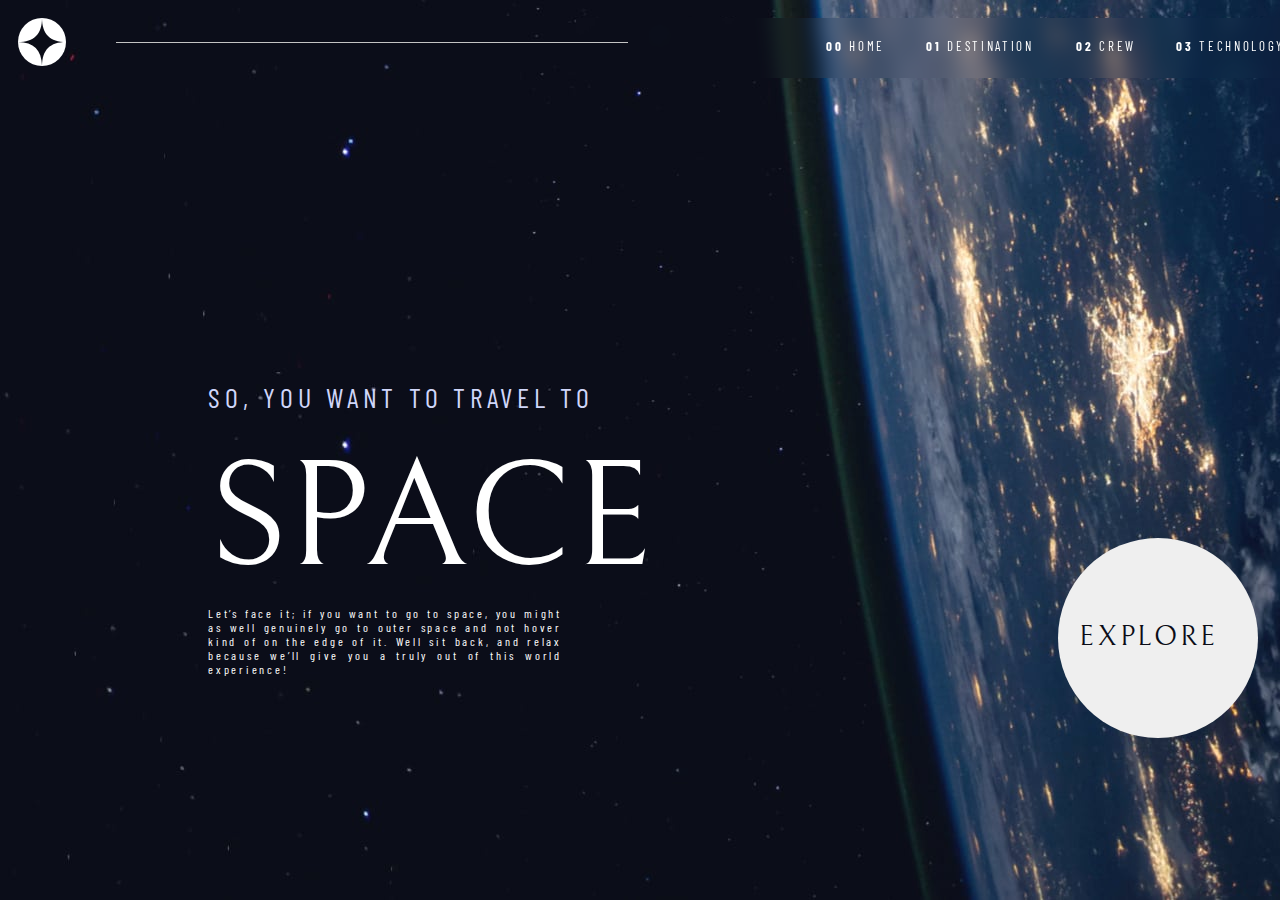
<file: index.html>
<!DOCTYPE html>
<html lang="en">

<head>
  <meta charset="UTF-8">
  <meta name="viewport" content="width=device-width, initial-scale=1.0">
  <link rel="preconnect" href="https://fonts.googleapis.com">
  <link rel="preconnect" href="https://fonts.gstatic.com" crossorigin>
  <link href="https://fonts.googleapis.com/css2?family=Barlow+Condensed&family=Bellefair&display=swap" rel="stylesheet">
  <link rel="stylesheet" type="text/css" href="CSS/styles.css">
  <link rel="icon" type="image/png" href="PICTURES/favicon-32x32.png">
 

  <title>Frontend Mentor | Space tourism website</title>
</head>

<body class="main-body" background="PICTURES/home/background-home-desktop.jpg">
  <div class="top-part">
    <img  class="main-icon" src="PICTURES/shared/logo.svg" alt="LOGO_ICON">
 
    <nav class="main-nav">
      
        <span class="span-home-nav"><b>00</b> Home</span>
        <span class="span-destination-nav"><b>01</b> Destination</span>
        <span class="span-crew-nav"><b>02</b> Crew</span>
        <span class="span-technology-nav"><b>03</b> Technology</span>
      
    </nav>
    <hr class="main-hr">
    <div class="options-div">
    <div class="home-options"> <a href="index.html"></a>
    </div>
    <div class="destination-options">
      <ul>
        <li><p class="subheading3"><a href="destination-europa.html">europa</a></p></li>
        <li><p class="subheading3"><a href="destination-mars.html">mars</a></p></li>
        <li><p class="subheading3"><a href="destination-moon.html">moon</a></p></li>
        <li><p class="subheading3"><a href="destination-titan.html">titan</a></p></li>
      </ul>
    </div>
    <div class="crew-options"></div>
    <ul>
      <li><p class="subheading3"><a href="crew-commander.html">commander</a></p></li>
      <li><p class="subheading3"><a href="crew-engineer.html">engineer</a></p></li>
      <li><p class="subheading3"><a href="crew-pilot.html">pilot</a></p></li>
      <li><p class="subheading3"><a href="crew-specialist.html">specialist</a></p></li>
    </ul>
    <div class="technology-options"></div>
    <ul>
      <li><p class="subheading3"><a href="technology-capsule.html">capsule</a></p></li>
      <li><p class="subheading3"><a href="technology-spaceport.html">spaceport</a></p></li>
      <li><p class="subheading3"><a href="technology-vehicle.html">vehicle</a></p></li>
    </ul>
  </div>
  </div>
  <div class="text-part-left">
  <h5>SO, YOU WANT TO TRAVEL TO</h5>
  <h1>SPACE</h1>
  <p >Let’s face it; if you want to go to space, you might as well genuinely go to
    outer space and not hover kind of on the edge of it. Well sit back, and relax
    because we’ll give you a truly out of this world experience!
  </p>
</div>
<div class="text-part-right">
  <div class="external-btn"></div>
  <button class="btn1"><p class="buttonmain-text">Explore</p></button>
</div>

</body>

</html>
</file>
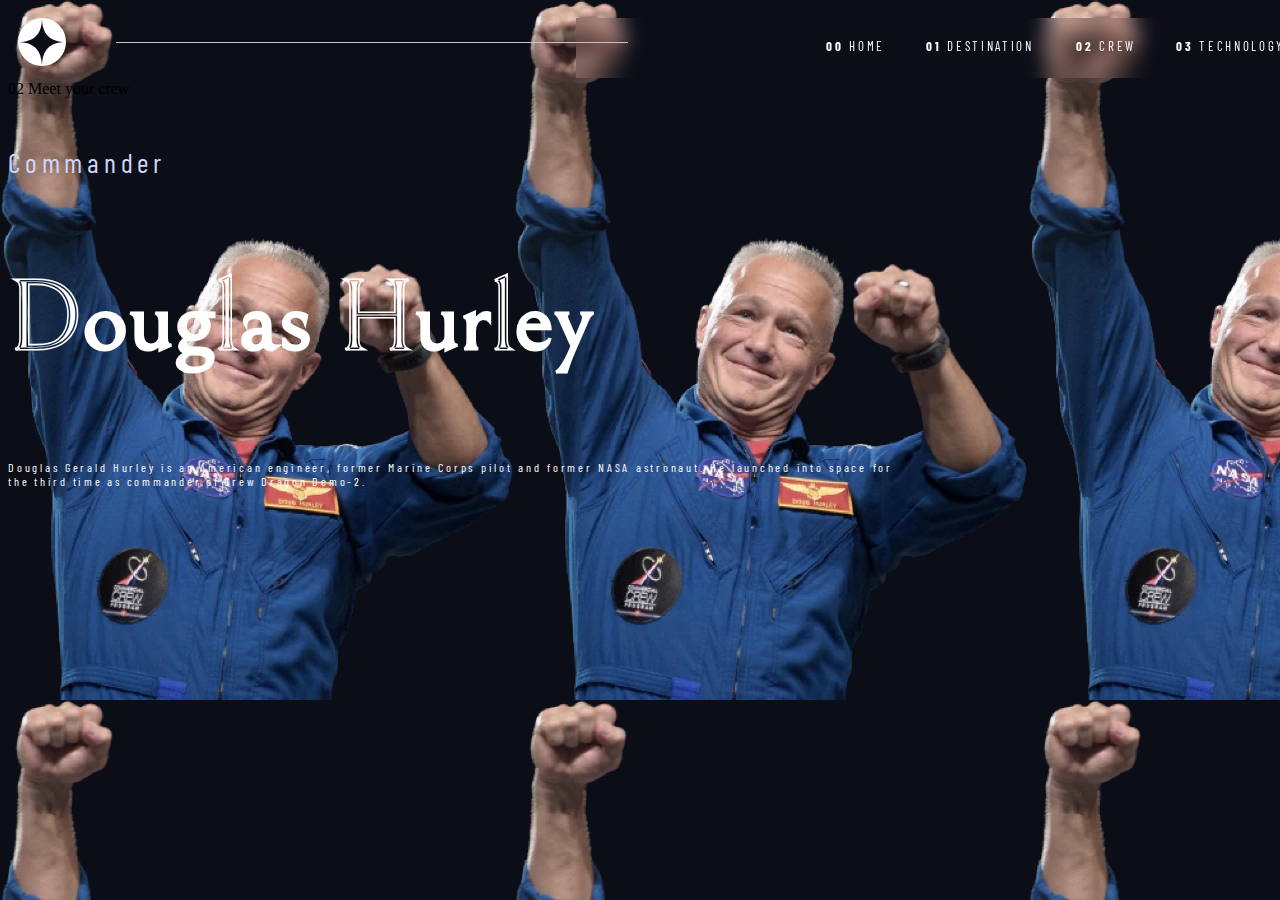
<file: crew-commander.html>
<!DOCTYPE html>
<html lang="en">
<head>
  <meta charset="UTF-8">
  <meta name="viewport" content="width=device-width, initial-scale=1.0">

  <link rel="stylesheet" type="text/css" href="CSS/styles.css">
  <link rel="icon" type="image/png" href="PICTURES/favicon-32x32.png">
  <link rel="preconnect" href="https://fonts.googleapis.com">
<link rel="preconnect" href="https://fonts.gstatic.com" crossorigin>
<link href="https://fonts.googleapis.com/css2?family=Barlow+Condensed&family=Bellefair&display=swap" rel="stylesheet">
  
  <title>Frontend Mentor | Space tourism website</title>
</head>
<body background="PICTURES/crew/image-douglas-hurley.webp">

  <div class="top-part">
    <img  class="main-icon" src="PICTURES/shared/logo.svg" alt="LOGO_ICON">
 
    <nav class="main-nav">
      
        <span class="span-home-nav"><b>00</b> Home</span>
        <span class="span-destination-nav"><b>01</b> Destination</span>
        <span class="span-crew-nav"><b>02</b> Crew</span>
        <span class="span-technology-nav"><b>03</b> Technology</span>
      
    </nav>
    <hr class="main-hr">
  </div>

  02 Meet your crew

  <h5>Commander</h5>
  <H2>Douglas Hurley</H2>

  <p CLASS="maintext">Douglas Gerald Hurley is an American engineer, former Marine Corps pilot 
  and former NASA astronaut. He launched into space for the third time as 
  commander of Crew Dragon Demo-2.
</p>
</body>
</html>
</file>
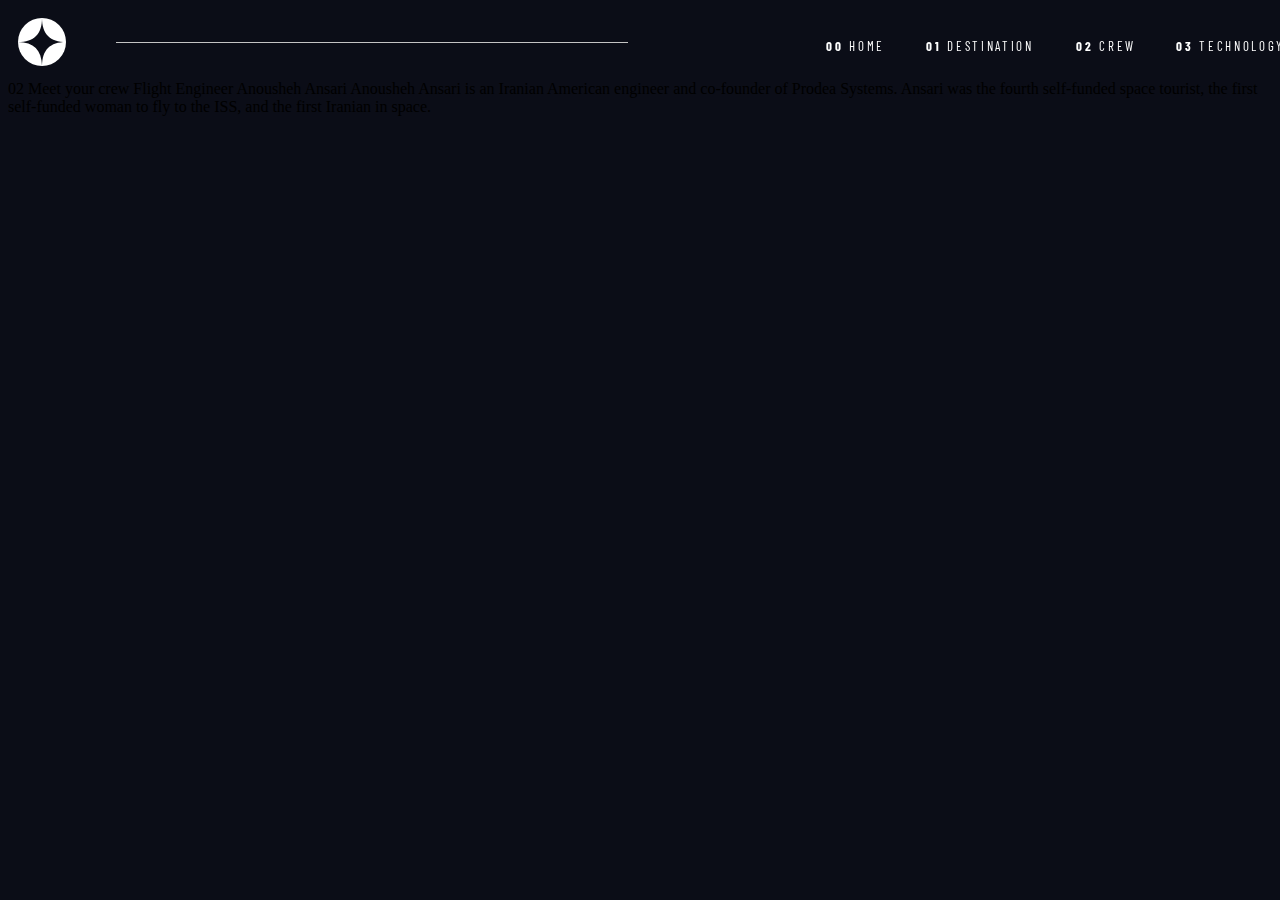
<file: crew-engineer.html>
<!DOCTYPE html>
<html lang="en">
<head>
  <meta charset="UTF-8">
  <meta name="viewport" content="width=device-width, initial-scale=1.0">

  <link rel="stylesheet" type="text/css" href="CSS/styles.css">
  <link rel="icon" type="image/png" href="PICTURES/favicon-32x32.png">
  <link rel="preconnect" href="https://fonts.googleapis.com">
<link rel="preconnect" href="https://fonts.gstatic.com" crossorigin>
<link href="https://fonts.googleapis.com/css2?family=Barlow+Condensed&family=Bellefair&display=swap" rel="stylesheet">
  
  <title>Frontend Mentor | Space tourism website</title>
</head>
<body>

  <div class="top-part">
    <img  class="main-icon" src="PICTURES/shared/logo.svg" alt="LOGO_ICON">
 
    <nav class="main-nav">
      
        <span class="span-home-nav"><b>00</b> Home</span>
        <span class="span-destination-nav"><b>01</b> Destination</span>
        <span class="span-crew-nav"><b>02</b> Crew</span>
        <span class="span-technology-nav"><b>03</b> Technology</span>
      
    </nav>
    <hr class="main-hr">
  </div>

  02 Meet your crew

  Flight Engineer
  Anousheh Ansari

  Anousheh Ansari is an Iranian American engineer and co-founder of Prodea Systems. 
  Ansari was the fourth self-funded space tourist, the first self-funded woman to 
  fly to the ISS, and the first Iranian in space. 
</body>
</html>
</file>
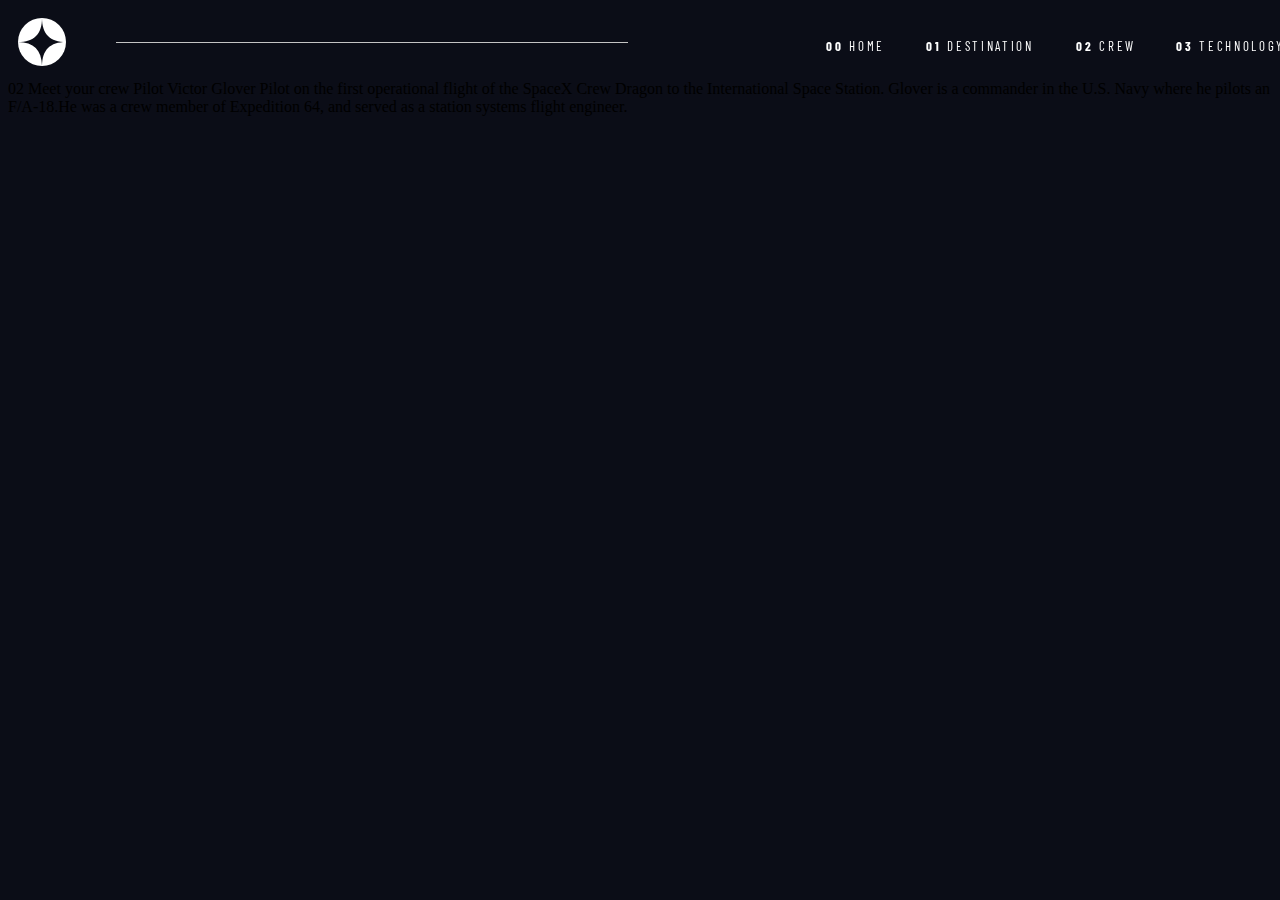
<file: crew-pilot.html>
<!DOCTYPE html>
<html lang="en">
<head>
  <meta charset="UTF-8">
  <meta name="viewport" content="width=device-width, initial-scale=1.0">

  <link rel="stylesheet" type="text/css" href="CSS/styles.css">
  <link rel="icon" type="image/png" href="PICTURES/favicon-32x32.png">
  <link rel="preconnect" href="https://fonts.googleapis.com">
<link rel="preconnect" href="https://fonts.gstatic.com" crossorigin>
<link href="https://fonts.googleapis.com/css2?family=Barlow+Condensed&family=Bellefair&display=swap" rel="stylesheet">
  
  <title>Frontend Mentor | Space tourism website</title>
</head>
<body>

  <div class="top-part">
    <img  class="main-icon" src="PICTURES/shared/logo.svg" alt="LOGO_ICON">
 
    <nav class="main-nav">
      
        <span class="span-home-nav"><b>00</b> Home</span>
        <span class="span-destination-nav"><b>01</b> Destination</span>
        <span class="span-crew-nav"><b>02</b> Crew</span>
        <span class="span-technology-nav"><b>03</b> Technology</span>
      
    </nav>
    <hr class="main-hr">
  </div>

  02 Meet your crew

  Pilot
  Victor Glover

  Pilot on the first operational flight of the SpaceX Crew Dragon to the 
  International Space Station. Glover is a commander in the U.S. Navy where 
  he pilots an F/A-18.He was a crew member of Expedition 64, and served as a 
  station systems flight engineer. 
</body>
</html>
</file>
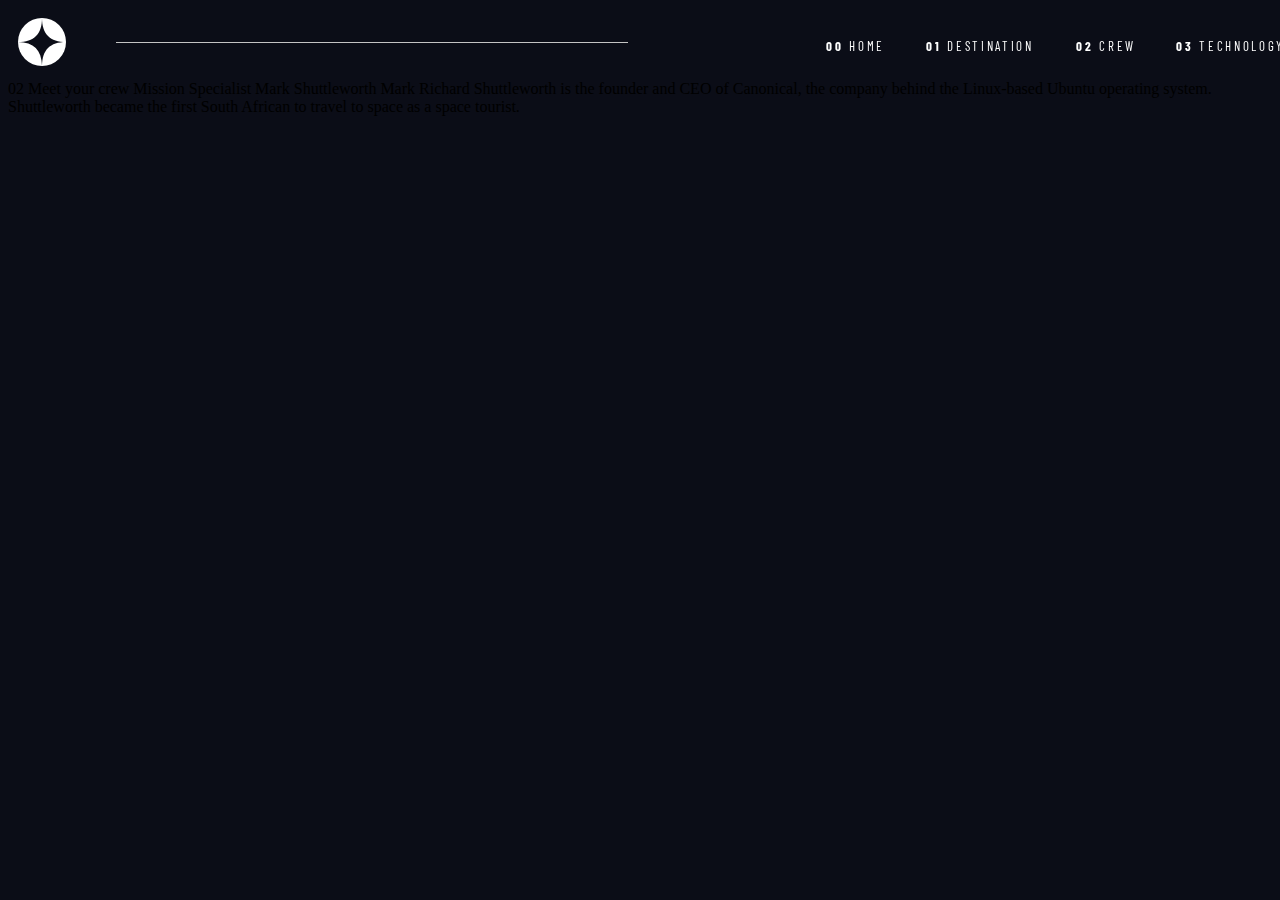
<file: crew-specialist.html>
<!DOCTYPE html>
<html lang="en">
<head>
  <meta charset="UTF-8">
  <meta name="viewport" content="width=device-width, initial-scale=1.0">

  <link rel="stylesheet" type="text/css" href="CSS/styles.css">
  <link rel="icon" type="image/png" href="PICTURES/favicon-32x32.png">
  <link rel="preconnect" href="https://fonts.googleapis.com">
<link rel="preconnect" href="https://fonts.gstatic.com" crossorigin>
<link href="https://fonts.googleapis.com/css2?family=Barlow+Condensed&family=Bellefair&display=swap" rel="stylesheet">
  
  <title>Frontend Mentor | Space tourism website</title>
</head>
<body>

  <div class="top-part">
    <img  class="main-icon" src="PICTURES/shared/logo.svg" alt="LOGO_ICON">
 
    <nav class="main-nav">
      
        <span class="span-home-nav"><b>00</b> Home</span>
        <span class="span-destination-nav"><b>01</b> Destination</span>
        <span class="span-crew-nav"><b>02</b> Crew</span>
        <span class="span-technology-nav"><b>03</b> Technology</span>
      
    </nav>
    <hr class="main-hr">
  </div>

  02 Meet your crew

  Mission Specialist
  Mark Shuttleworth

  Mark Richard Shuttleworth is the founder and CEO of Canonical, the company behind 
  the Linux-based Ubuntu operating system. Shuttleworth became the first South 
  African to travel to space as a space tourist.
</body>
</html>
</file>
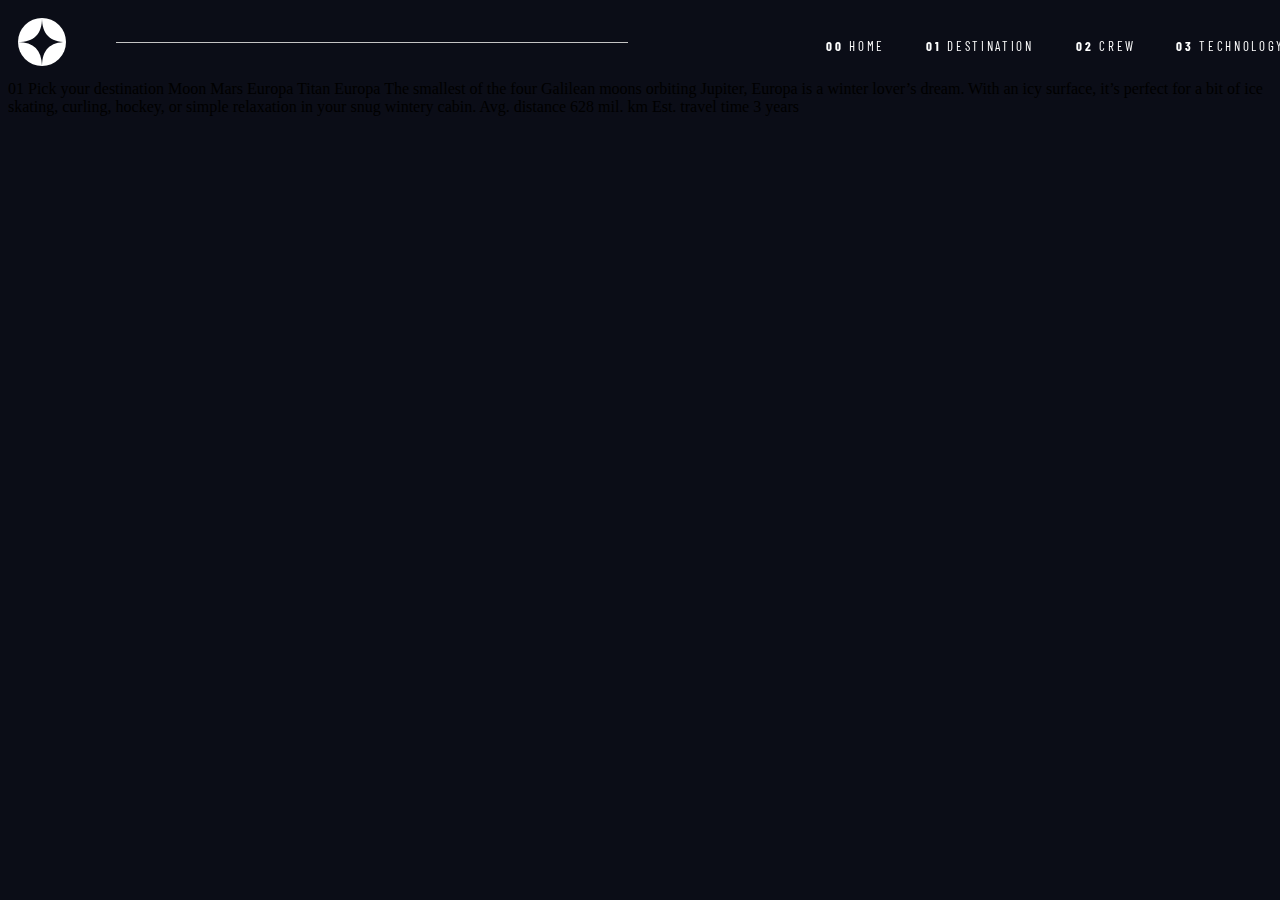
<file: destination-europa.html>
<!DOCTYPE html>
<html lang="en">
<head>
  <meta charset="UTF-8">
  <meta name="viewport" content="width=device-width, initial-scale=1.0">

  <link rel="stylesheet" type="text/css" href="CSS/styles.css">
  <link rel="icon" type="image/png" href="PICTURES/favicon-32x32.png">
  <link rel="preconnect" href="https://fonts.googleapis.com">
<link rel="preconnect" href="https://fonts.gstatic.com" crossorigin>
<link href="https://fonts.googleapis.com/css2?family=Barlow+Condensed&family=Bellefair&display=swap" rel="stylesheet">
  
  <title>Frontend Mentor | Space tourism website</title>
</head>
<body>

  <div class="top-part">
    <img  class="main-icon" src="PICTURES/shared/logo.svg" alt="LOGO_ICON">
 
    <nav class="main-nav">
      
        <span class="span-home-nav"><b>00</b> Home</span>
        <span class="span-destination-nav"><b>01</b> Destination</span>
        <span class="span-crew-nav"><b>02</b> Crew</span>
        <span class="span-technology-nav"><b>03</b> Technology</span>
      
    </nav>
    <hr class="main-hr">
  </div>

  01 Pick your destination

  Moon
  Mars
  Europa
  Titan

  Europa

  The smallest of the four Galilean moons orbiting Jupiter, Europa is a 
  winter lover’s dream. With an icy surface, it’s perfect for a bit of 
  ice skating, curling, hockey, or simple relaxation in your snug 
  wintery cabin.

  Avg. distance
  628 mil. km

  Est. travel time
  3 years
</body>
</html>
</file>
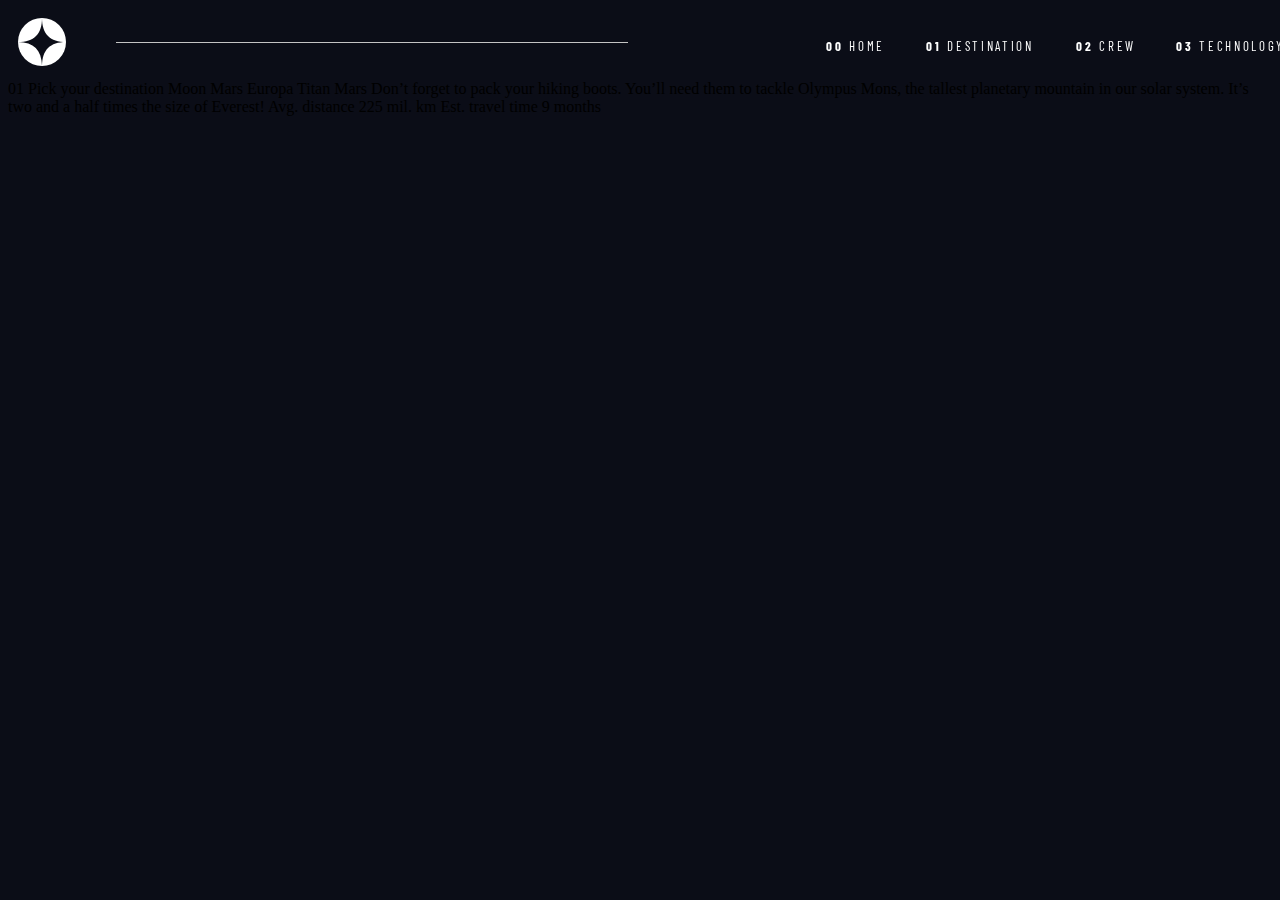
<file: destination-mars.html>
<!DOCTYPE html>
<html lang="en">
<head>
  <meta charset="UTF-8">
  <meta name="viewport" content="width=device-width, initial-scale=1.0">

  <link rel="stylesheet" type="text/css" href="CSS/styles.css">
  <link rel="icon" type="image/png" href="PICTURES/favicon-32x32.png">
  <link rel="preconnect" href="https://fonts.googleapis.com">
<link rel="preconnect" href="https://fonts.gstatic.com" crossorigin>
<link href="https://fonts.googleapis.com/css2?family=Barlow+Condensed&family=Bellefair&display=swap" rel="stylesheet">
  
  <title>Frontend Mentor | Space tourism website</title>
</head>
<body>

  <div class="top-part">
    <img  class="main-icon" src="PICTURES/shared/logo.svg" alt="LOGO_ICON">
 
    <nav class="main-nav">
      
        <span class="span-home-nav"><b>00</b> Home</span>
        <span class="span-destination-nav"><b>01</b> Destination</span>
        <span class="span-crew-nav"><b>02</b> Crew</span>
        <span class="span-technology-nav"><b>03</b> Technology</span>
      
    </nav>
    <hr class="main-hr">
  </div>

  01 Pick your destination

  Moon
  Mars
  Europa
  Titan

  Mars

  Don’t forget to pack your hiking boots. You’ll need them to tackle Olympus Mons, 
  the tallest planetary mountain in our solar system. It’s two and a half times 
  the size of Everest!

  Avg. distance
  225 mil. km

  Est. travel time
  9 months
</body>
</html>
</file>
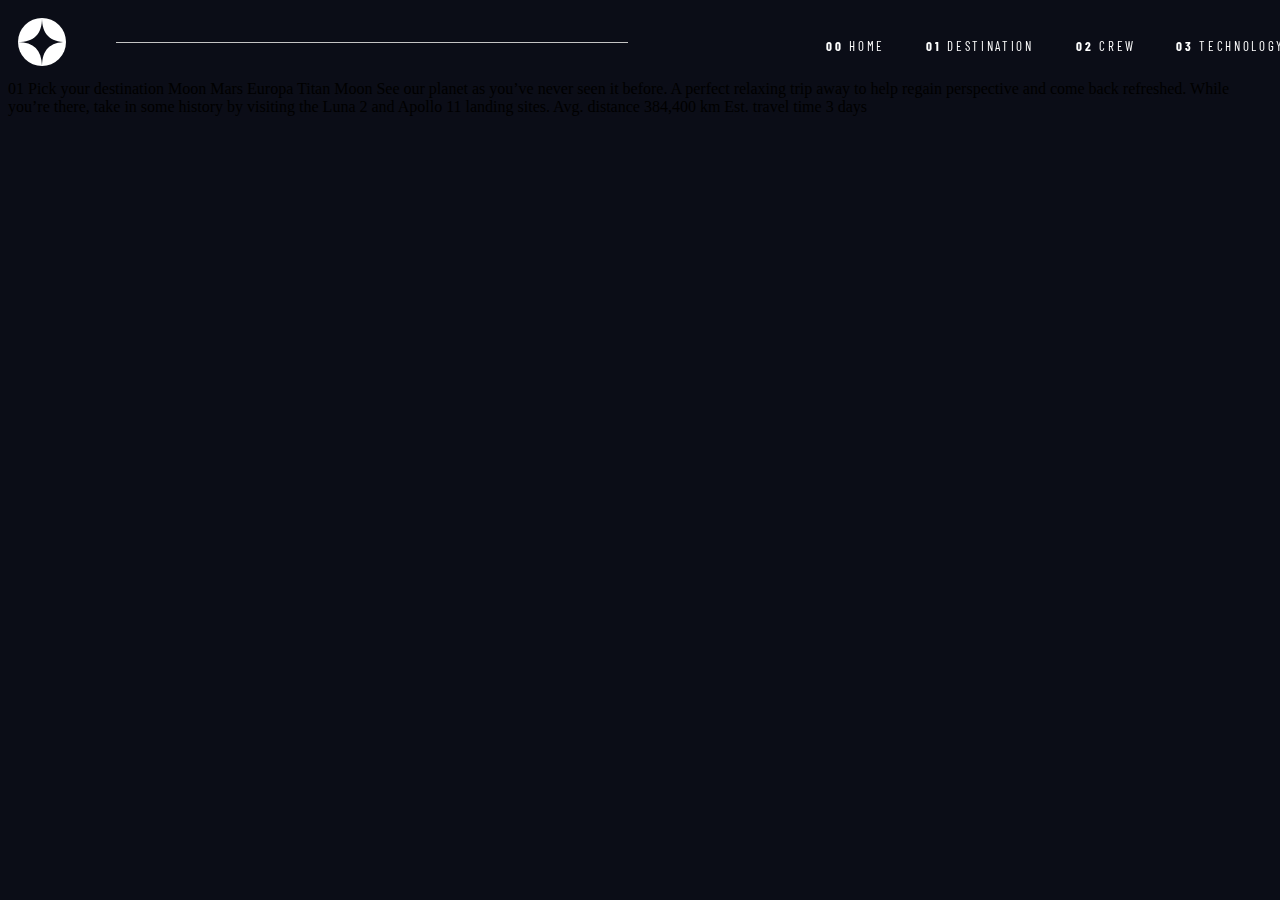
<file: destination-moon.html>
<!DOCTYPE html>
<html lang="en">
<head>
  <meta charset="UTF-8">
  <meta name="viewport" content="width=device-width, initial-scale=1.0">

  <link rel="stylesheet" type="text/css" href="CSS/styles.css">
  <link rel="icon" type="image/png" href="PICTURES/favicon-32x32.png">
  <link rel="preconnect" href="https://fonts.googleapis.com">
<link rel="preconnect" href="https://fonts.gstatic.com" crossorigin>
<link href="https://fonts.googleapis.com/css2?family=Barlow+Condensed&family=Bellefair&display=swap" rel="stylesheet">
  <title>Frontend Mentor | Space tourism website</title>
</head>
<body>

  <div class="top-part">
    <img  class="main-icon" src="PICTURES/shared/logo.svg" alt="LOGO_ICON">
 
    <nav class="main-nav">
      
        <span class="span-home-nav"><b>00</b> Home</span>
        <span class="span-destination-nav"><b>01</b> Destination</span>
        <span class="span-crew-nav"><b>02</b> Crew</span>
        <span class="span-technology-nav"><b>03</b> Technology</span>
      
    </nav>
    <hr class="main-hr">
  </div>

  01 Pick your destination

  Moon
  Mars
  Europa
  Titan

  Moon

  See our planet as you’ve never seen it before. A perfect relaxing trip away to help 
  regain perspective and come back refreshed. While you’re there, take in some history 
  by visiting the Luna 2 and Apollo 11 landing sites.

  Avg. distance
  384,400 km

  Est. travel time
  3 days
</body>
</html>
</file>
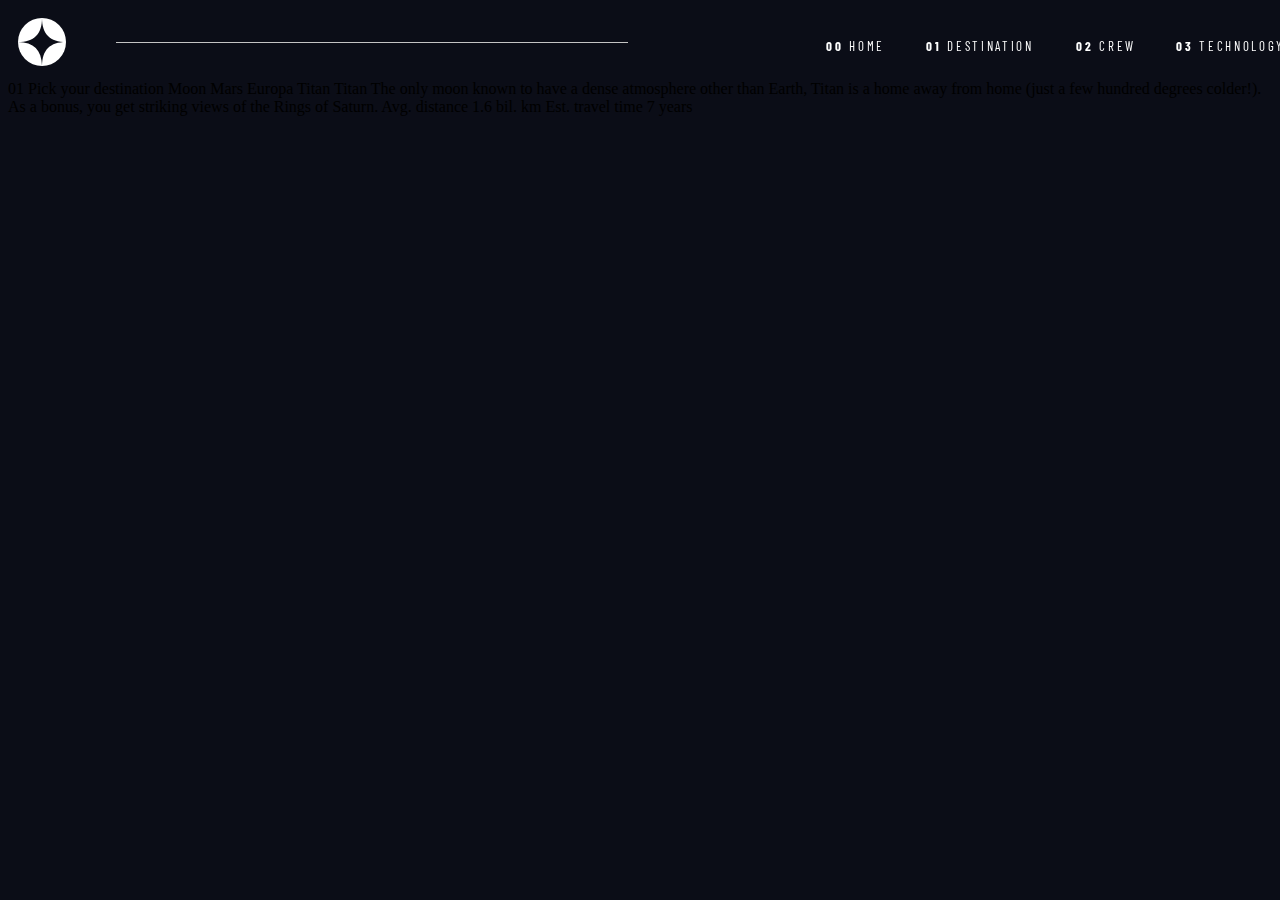
<file: destination-titan.html>
<!DOCTYPE html>
<html lang="en">
<head>
  <meta charset="UTF-8">
  <meta name="viewport" content="width=device-width, initial-scale=1.0">

  <link rel="stylesheet" type="text/css" href="CSS/styles.css">
  <link rel="icon" type="image/png" href="PICTURES/favicon-32x32.png">
  <link rel="preconnect" href="https://fonts.googleapis.com">
<link rel="preconnect" href="https://fonts.gstatic.com" crossorigin>
<link href="https://fonts.googleapis.com/css2?family=Barlow+Condensed&family=Bellefair&display=swap" rel="stylesheet">
  
  <title>Frontend Mentor | Space tourism website</title>
</head>
<body>

  <div class="top-part">
    <img  class="main-icon" src="PICTURES/shared/logo.svg" alt="LOGO_ICON">
 
    <nav class="main-nav">
      
        <span class="span-home-nav"><b>00</b> Home</span>
        <span class="span-destination-nav"><b>01</b> Destination</span>
        <span class="span-crew-nav"><b>02</b> Crew</span>
        <span class="span-technology-nav"><b>03</b> Technology</span>
      
    </nav>
    <hr class="main-hr">
  </div>

  01 Pick your destination

  Moon
  Mars
  Europa
  Titan

  Titan

  The only moon known to have a dense atmosphere other than Earth, Titan 
  is a home away from home (just a few hundred degrees colder!). As a 
  bonus, you get striking views of the Rings of Saturn.

  Avg. distance
  1.6 bil. km

  Est. travel time
  7 years
</body>
</html>
</file>
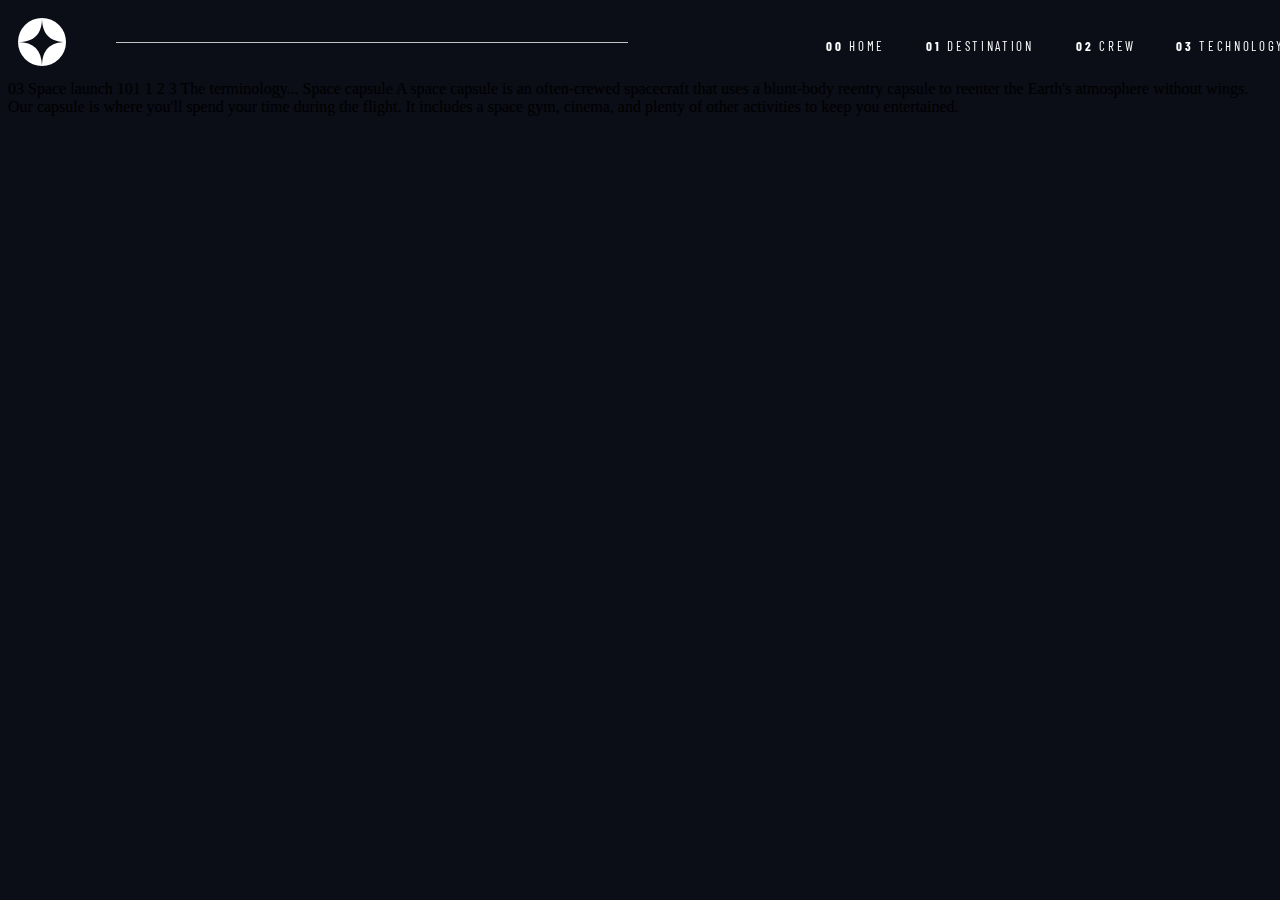
<file: technology-capsule.html>
<!DOCTYPE html>
<html lang="en">
<head>
  <meta charset="UTF-8">
  <meta name="viewport" content="width=device-width, initial-scale=1.0">

  <link rel="stylesheet" type="text/css" href="CSS/styles.css">
  <link rel="icon" type="image/png" href="PICTURES/favicon-32x32.png">
  <link rel="preconnect" href="https://fonts.googleapis.com">
<link rel="preconnect" href="https://fonts.gstatic.com" crossorigin>
<link href="https://fonts.googleapis.com/css2?family=Barlow+Condensed&family=Bellefair&display=swap" rel="stylesheet">
  
  <title>Frontend Mentor | Space tourism website</title>
</head>
<body>

  <div class="top-part">
    <img  class="main-icon" src="PICTURES/shared/logo.svg" alt="LOGO_ICON">
 
    <nav class="main-nav">
      
        <span class="span-home-nav"><b>00</b> Home</span>
        <span class="span-destination-nav"><b>01</b> Destination</span>
        <span class="span-crew-nav"><b>02</b> Crew</span>
        <span class="span-technology-nav"><b>03</b> Technology</span>
      
    </nav>
    <hr class="main-hr">
  </div>

  03 Space launch 101

  1
  2
  3

  The terminology...
  Space capsule

  A space capsule is an often-crewed spacecraft that uses a blunt-body reentry 
  capsule to reenter the Earth's atmosphere without wings. Our capsule is where 
  you'll spend your time during the flight. It includes a space gym, cinema, 
  and plenty of other activities to keep you entertained.
</body>
</html>
</file>
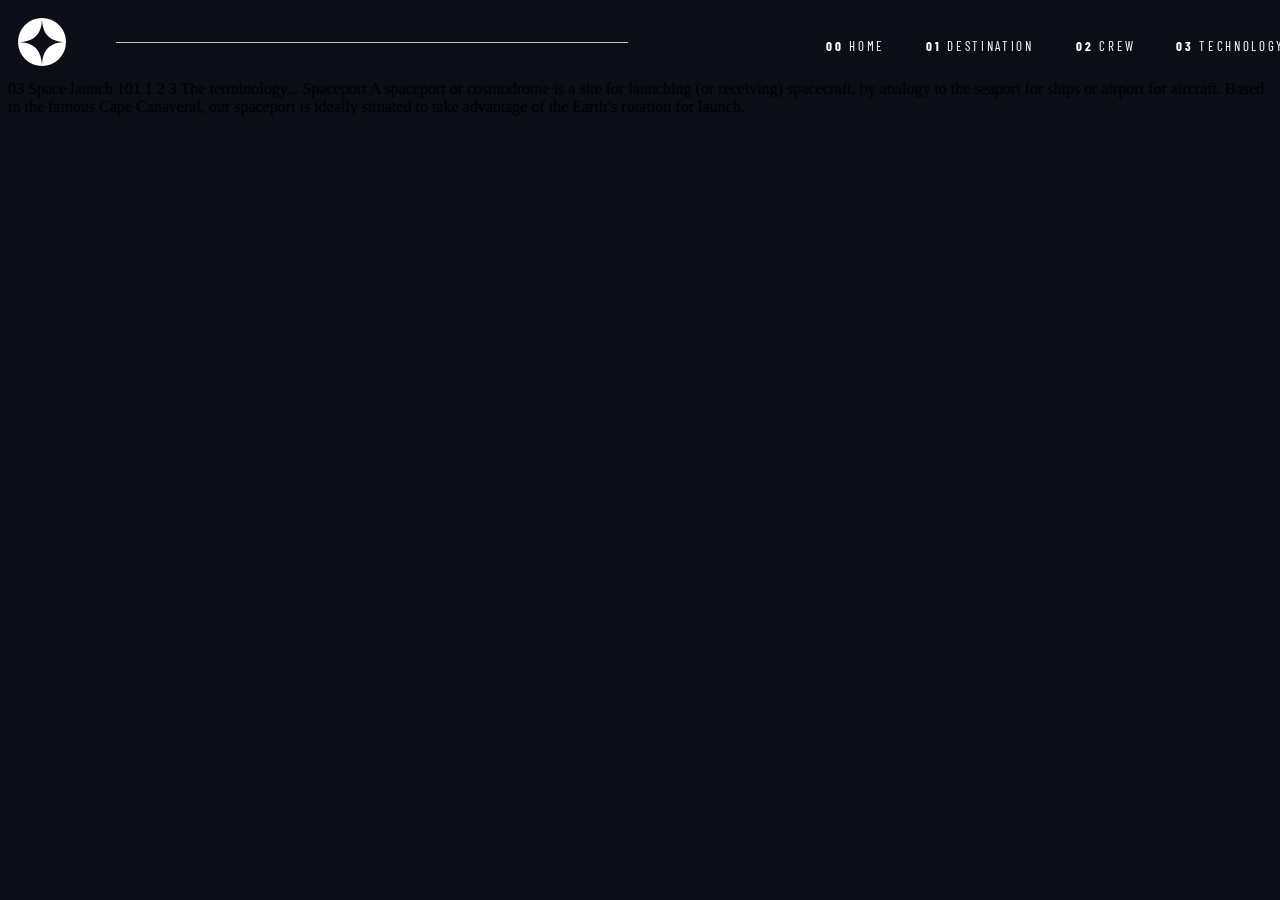
<file: technology-spaceport.html>
<!DOCTYPE html>
<html lang="en">
<head>
  <meta charset="UTF-8">
  <meta name="viewport" content="width=device-width, initial-scale=1.0">

  <link rel="stylesheet" type="text/css" href="CSS/styles.css">
  <link rel="icon" type="image/png" href="PICTURES/favicon-32x32.png">
  <link rel="preconnect" href="https://fonts.googleapis.com">
<link rel="preconnect" href="https://fonts.gstatic.com" crossorigin>
<link href="https://fonts.googleapis.com/css2?family=Barlow+Condensed&family=Bellefair&display=swap" rel="stylesheet">
  
  <title>Frontend Mentor | Space tourism website</title>
</head>
<body>

  <div class="top-part">
    <img  class="main-icon" src="PICTURES/shared/logo.svg" alt="LOGO_ICON">
 
    <nav class="main-nav">
      
        <span class="span-home-nav"><b>00</b> Home</span>
        <span class="span-destination-nav"><b>01</b> Destination</span>
        <span class="span-crew-nav"><b>02</b> Crew</span>
        <span class="span-technology-nav"><b>03</b> Technology</span>
      
    </nav>
    <hr class="main-hr">
  </div>

  03 Space launch 101

  1
  2
  3

  The terminology...
  Spaceport

  A spaceport or cosmodrome is a site for launching (or receiving) spacecraft, 
  by analogy to the seaport for ships or airport for aircraft. Based in the 
  famous Cape Canaveral, our spaceport is ideally situated to take advantage 
  of the Earth’s rotation for launch.
</body>
</html>
</file>
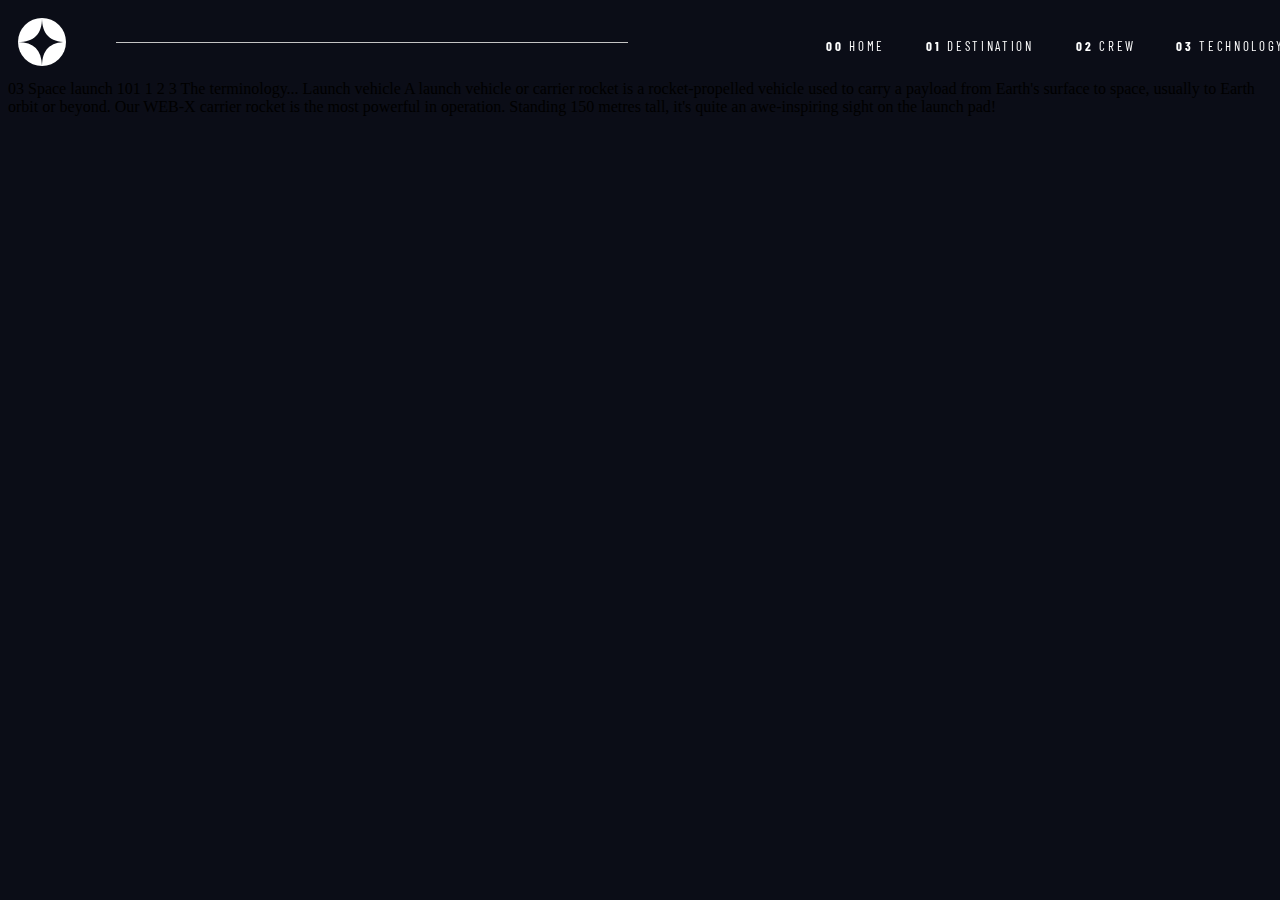
<file: technology-vehicle.html>
<!DOCTYPE html>
<html lang="en">
<head>
  <meta charset="UTF-8">
  <meta name="viewport" content="width=device-width, initial-scale=1.0">

  <link rel="stylesheet" type="text/css" href="CSS/styles.css">
  <link rel="icon" type="image/png" href="PICTURES/favicon-32x32.png">
  <link rel="preconnect" href="https://fonts.googleapis.com">
<link rel="preconnect" href="https://fonts.gstatic.com" crossorigin>
<link href="https://fonts.googleapis.com/css2?family=Barlow+Condensed&family=Bellefair&display=swap" rel="stylesheet">
  
  <title>Frontend Mentor | Space tourism website</title>
</head>
<body>

  <div class="top-part">
    <img  class="main-icon" src="PICTURES/shared/logo.svg" alt="LOGO_ICON">
 
    <nav class="main-nav">
      
        <span class="span-home-nav"><b>00</b> Home</span>
        <span class="span-destination-nav"><b>01</b> Destination</span>
        <span class="span-crew-nav"><b>02</b> Crew</span>
        <span class="span-technology-nav"><b>03</b> Technology</span>
      
    </nav>
    <hr class="main-hr">
  </div>

  03 Space launch 101

  1
  2
  3

  The terminology...
  Launch vehicle

  A launch vehicle or carrier rocket is a rocket-propelled vehicle used to carry a 
  payload from Earth's surface to space, usually to Earth orbit or beyond. Our 
  WEB-X carrier rocket is the most powerful in operation. Standing 150 metres tall, 
  it's quite an awe-inspiring sight on the launch pad!
</body>
</html>
</file>
<file: CSS/styles.css>
a {
    color: #FFFFFF;
    text-decoration: none;
}

a:hover {
    color: #D0D6F9;
}

body {
    background-color: #0B0D17;
}

h1 {
   font-family: 'Bellefair', serif;
   font-weight: 400;
   font-size: 150px;
   color: #FFFFFF;
   margin: 0 auto;
   text-rendering: optimizeLegibility;
}

h2 {
    font-family: 'Bellefair', serif;
    font-size: 100px;
    color: #FFFFFF;
    text-rendering: optimizeLegibility;
    
}

h3 {
    font-family: 'Bellefair', serif;
    font-size: 56px;
    color: #FFFFFF;
    text-rendering: optimizeLegibility;
}

h4 {
    font-family: 'Bellefair', serif;
    font-size: 32px;
    color: #FFFFFF;
    text-rendering: optimizeLegibility;
}

h5 {
    font-family: 'Barlow Condensed', sans-serif;
    font-size: 28px;
    font-weight: normal;
    letter-spacing: 4.75px;
    color: #D0D6F9;
    margin-bottom: 20px;
    text-rendering: optimizeLegibility;
}

nav {
    font-family: 'Barlow Condensed', sans-serif;;
    font-size: 16px;
    letter-spacing: 2.7px;
    color: #FFFFFF;
}

p {
    font-family: 'Barlow Condensed', sans-serif;
    text-rendering: optimizeLegibility;
    font-size: 12px;
    font-style: normal;
    text-align: justify;
    width: 70%;
    letter-spacing: 2.75px;
    color: #FFFFFF;
    margin-top: 0;
}

/*------------------------------------------------------------------------------------CLASS SELECTOR-------------------------------------------------------------------------------*/

.btn1 {
    position: absolute;
    height: 200px;
    width: 200px;
    margin-left: 50px;
    margin-top: 50px;
    border-radius: 100px;
    border-style: none;
    opacity: 100%;
    
}

.btn1:hover {
    box-shadow: 0px 0px 0px 50px rgba(135,135,135,0.4);
    
    
}

.buttonmain-text  {
    color:#0B0D17;
    font-family: 'Bellefair', serif;
    font-size: 28px;
    margin-left: 15px;
    margin-top: 25px;
    text-align: auto;
    text-transform: uppercase;
    text-decoration: solid;
}

.external-btn {
    position: absolute;
    width: 300px;
    height: 300px;
    background-color: rgba(135,135,135,0.4);
    border-radius: 200px;
    display: none;

}
.main-icon {
    margin: 10px;
}

.main-hr {
    display:inline-block;
    position:absolute;
    width: 40%;
    border: none;
    border-top: solid #C4C4C4;
    border-width: 1px;
    margin-top: 34px;
    margin-left: 40px;
    

}

.main-nav {
    display: inline-block;
    position: absolute;
    width: 80%; 
    margin-top: 10px;
    height: 60px;
    backdrop-filter: blur(10px);
    margin-left: 500px;
}

.options-div {
    display: inline-block;
    width: 600px;
    height:200px;
    margin-left: 710px;
    margin-top: 50px;
    background-color: red;
    display: none;
}

.destination-options {
    display:inline-block;
    position: absolute;
    margin-left: 140px;
}

.crew-options {
    display:inline-block;
    position: absolute;
    margin-left: 180px;
}

.home-options {
    display:inline-block;
    position: absolute;
}

.technology-options {
    display:inline-block;
    position: float;
    margin-right: 100px;
}
.span-crew-nav {
    position: absolute;
    height: 34px;
    margin-top: 20px;
    margin-left: 500px;
    text-transform: uppercase;
    font-size: small;

}

.span-crew-nav:hover {
    border-bottom: solid #FFFFFF;
}

.span-destination-nav {
    position: absolute;
    height: 34px;
    margin-top: 20px;
    margin-left: 350px;
    text-transform: uppercase;
    font-size: small;
}

.span-destination-nav:hover {
    border-bottom: solid #FFFFFF;
}


.span-home-nav {
    position: absolute;
    height: 34px;
    margin-top: 20px;
    margin-left: 250px;
    text-transform: uppercase;
    font-size: small;
}

.span-home-nav:hover {
    border-bottom: solid #FFFFFF;
}


.span-technology-nav {
    position: absolute;
    height: 34px;
    margin-top: 20px;
    margin-left: 600px;
    text-transform: uppercase;
    font-size: small;
}

.span-technology-nav:hover {
    border-bottom: solid #FFFFFF;
}

.subheading1 {
    font-family: 'Bellefair', serif;
    font-size: 28px;
}

.subheading2 {
    font-family: 'Barlow Condensed', sans-serif;;
    font-size: 16px;
    letter-spacing: 2.35px;
}

.subheading3 {
    font-family: 'Barlow Condensed', sans-serif;;
    font-size: 16px;
    letter-spacing: 2.7px;
}

.text-part-left {
    
    width: 40%;
    margin-left: 200px;
    margin-top: 300px;

}

.text-part-right {
    width: 350px;
    height: 350px;
    margin: -200px auto auto 1000px;
}
/*------------------------------------------------------------------------------------ID SELECTOR-------------------------------------------------------------------------------*/
</file>
